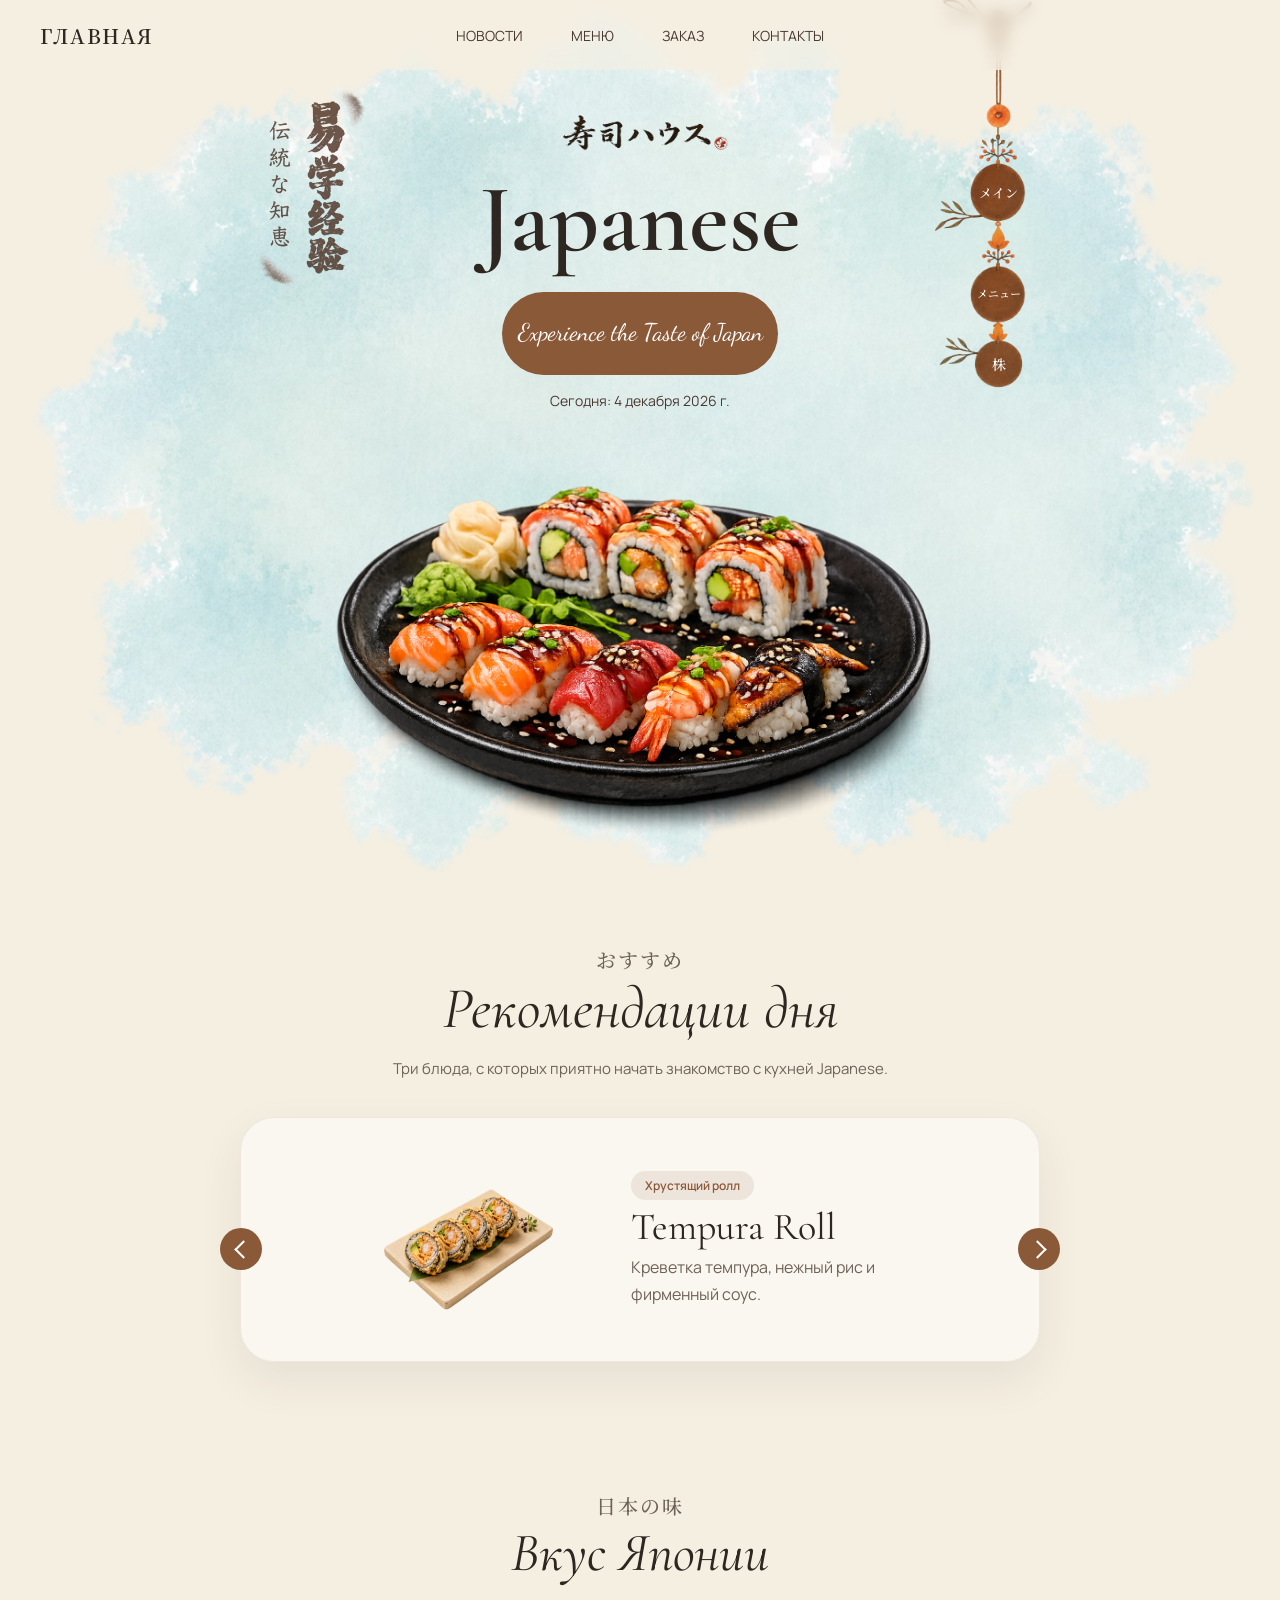
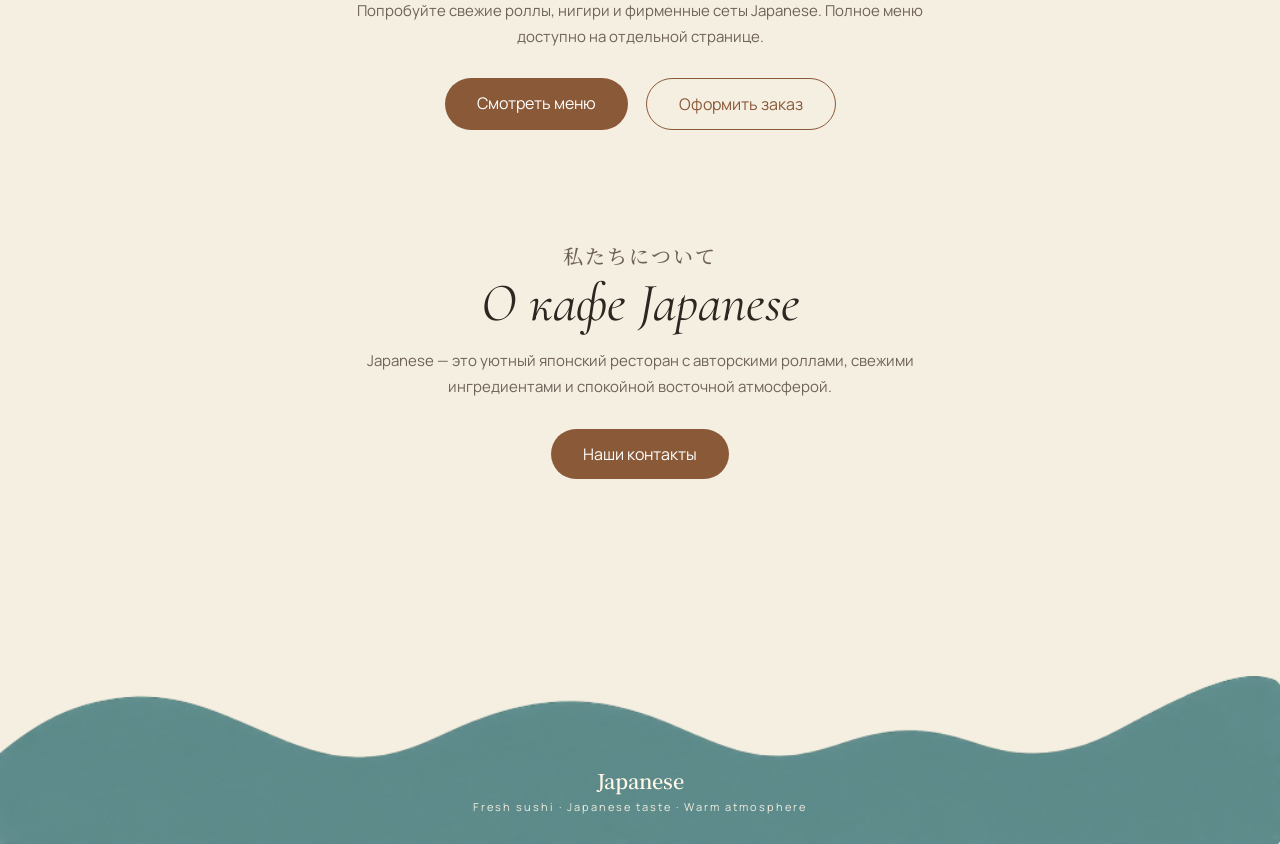
<file: index.html>
<!DOCTYPE html>
<html lang="ru">
<head>
  <meta charset="UTF-8">
  <meta name="viewport" content="width=device-width, initial-scale=1.0">

  <title>Japanese</title>

  <link rel="stylesheet" href="style.css">

  <link rel="preconnect" href="https://fonts.googleapis.com">
  <link rel="preconnect" href="https://fonts.gstatic.com" crossorigin>

  <link href="https://fonts.googleapis.com/css2?family=Cormorant+Garamond:ital,wght@0,400;0,600;1,400&family=Dancing+Script:wght@400;500&family=Noto+Serif+JP:wght@400;500;600&family=Manrope:wght@300;400;500;600&display=swap" rel="stylesheet">
</head>

<body>
  <header class="site-header">
    <a href="index.html" class="site-logo">ГЛАВНАЯ</a>

    <button class="burger" id="burger">
      <span></span>
      <span></span>
      <span></span>
    </button>

    <nav class="nav" id="nav">
      <a href="news.html">Новости</a>
      <a href="catalog.html">Меню</a>
      <a href="booking.html">Заказ</a>
      <a href="contacts.html">Контакты</a>
    </nav>
  </header>

  <main class="page">
    <section class="hero">
      <img class="hero-bg" src="pictures/blue-bg.png" alt="">

      <img class="left-calligraphy" src="pictures/left_ieroglif.png" alt="">
      <img class="logo-jp" src="pictures/ieroglif.png" alt="Japanese">

      <div class="right-decoration-wrap">
        <img class="right-decoration" src="pictures/balls.png" alt="">

        <span class="ball-text ball-text-1">メイン</span>
        <span class="ball-text ball-text-2">メニュー</span>
        <span class="ball-text ball-text-3">株</span>
      </div>

      <h1>Japanese</h1>

      <div class="hero-badge">
      Experience the Taste of Japan
      </div>

      <p class="current-date" id="current-date"></p>

      <img class="hero-plate" src="pictures/big_sushi.png" alt="Sushi plate">
    </section>

    <section class="slider-section">
      <p class="small-section-title">おすすめ</p>
      <h2 class="section-subtitle">Рекомендации дня</h2>
      <p class="section-description">
        Три блюда, с которых приятно начать знакомство с кухней Japanese.
      </p>

      <div class="slider">
        <button class="slider-btn prev" id="prev-slide" type="button" aria-label="Предыдущий слайд"></button>

        <div class="slide active">
          <img src="pictures/sushi12.png" alt="Salmon Nigiri">
          <div class="slide-text">
            <span class="slide-kicker">Выбор шефа</span>
            <h3>Salmon Nigiri</h3>
            <p>Свежий лосось, мягкий рис и лёгкая нотка васаби.</p>
          </div>
        </div>

        <div class="slide">
          <img src="pictures/sushi6.png" alt="Tempura Roll">
          <div class="slide-text">
            <span class="slide-kicker">Хрустящий ролл</span>
            <h3>Tempura Roll</h3>
            <p>Креветка темпура, нежный рис и фирменный соус.</p>
          </div>
        </div>

        <div class="slide">
          <img src="pictures/sushi3.png" alt="Avocado Roll">
          <div class="slide-text">
            <span class="slide-kicker">Нежный вкус</span>
            <h3>Avocado Roll</h3>
            <p>Авокадо, креветка и мягкий сладкий соус.</p>
          </div>
        </div>

        <button class="slider-btn next" id="next-slide" type="button" aria-label="Следующий слайд"></button>
      </div>
    </section>

    <section class="home-actions">
      <p class="small-section-title">日本の味</p>
      <h2>Вкус Японии</h2>
      <p class="section-description">
        Попробуйте свежие роллы, нигири и фирменные сеты Japanese.
        Полное меню доступно на отдельной странице.
      </p>

      <div class="home-actions-buttons">
        <a href="catalog.html" class="brown-link">Смотреть меню</a>
        <a href="booking.html" class="light-link">Оформить заказ</a>
      </div>
    </section>

    <section class="about-section">
      <p class="small-section-title">私たちについて</p>
      <h2>О кафе Japanese</h2>
      <p class="section-description">
        Japanese — это уютный японский ресторан с авторскими роллами,
        свежими ингредиентами и спокойной восточной атмосферой.
      </p>
      <a href="contacts.html" class="brown-link">Наши контакты</a>
    </section>
  </main>

  <footer class="footer">
    <img src="pictures/footer.png" alt="" class="footer-wave">

    <div class="footer-content">
      <h2>Japanese</h2>
      <p>Fresh sushi · Japanese taste · Warm atmosphere</p>
    </div>
  </footer>

  <script src="script.js"></script>
</body>
</html>
</file>
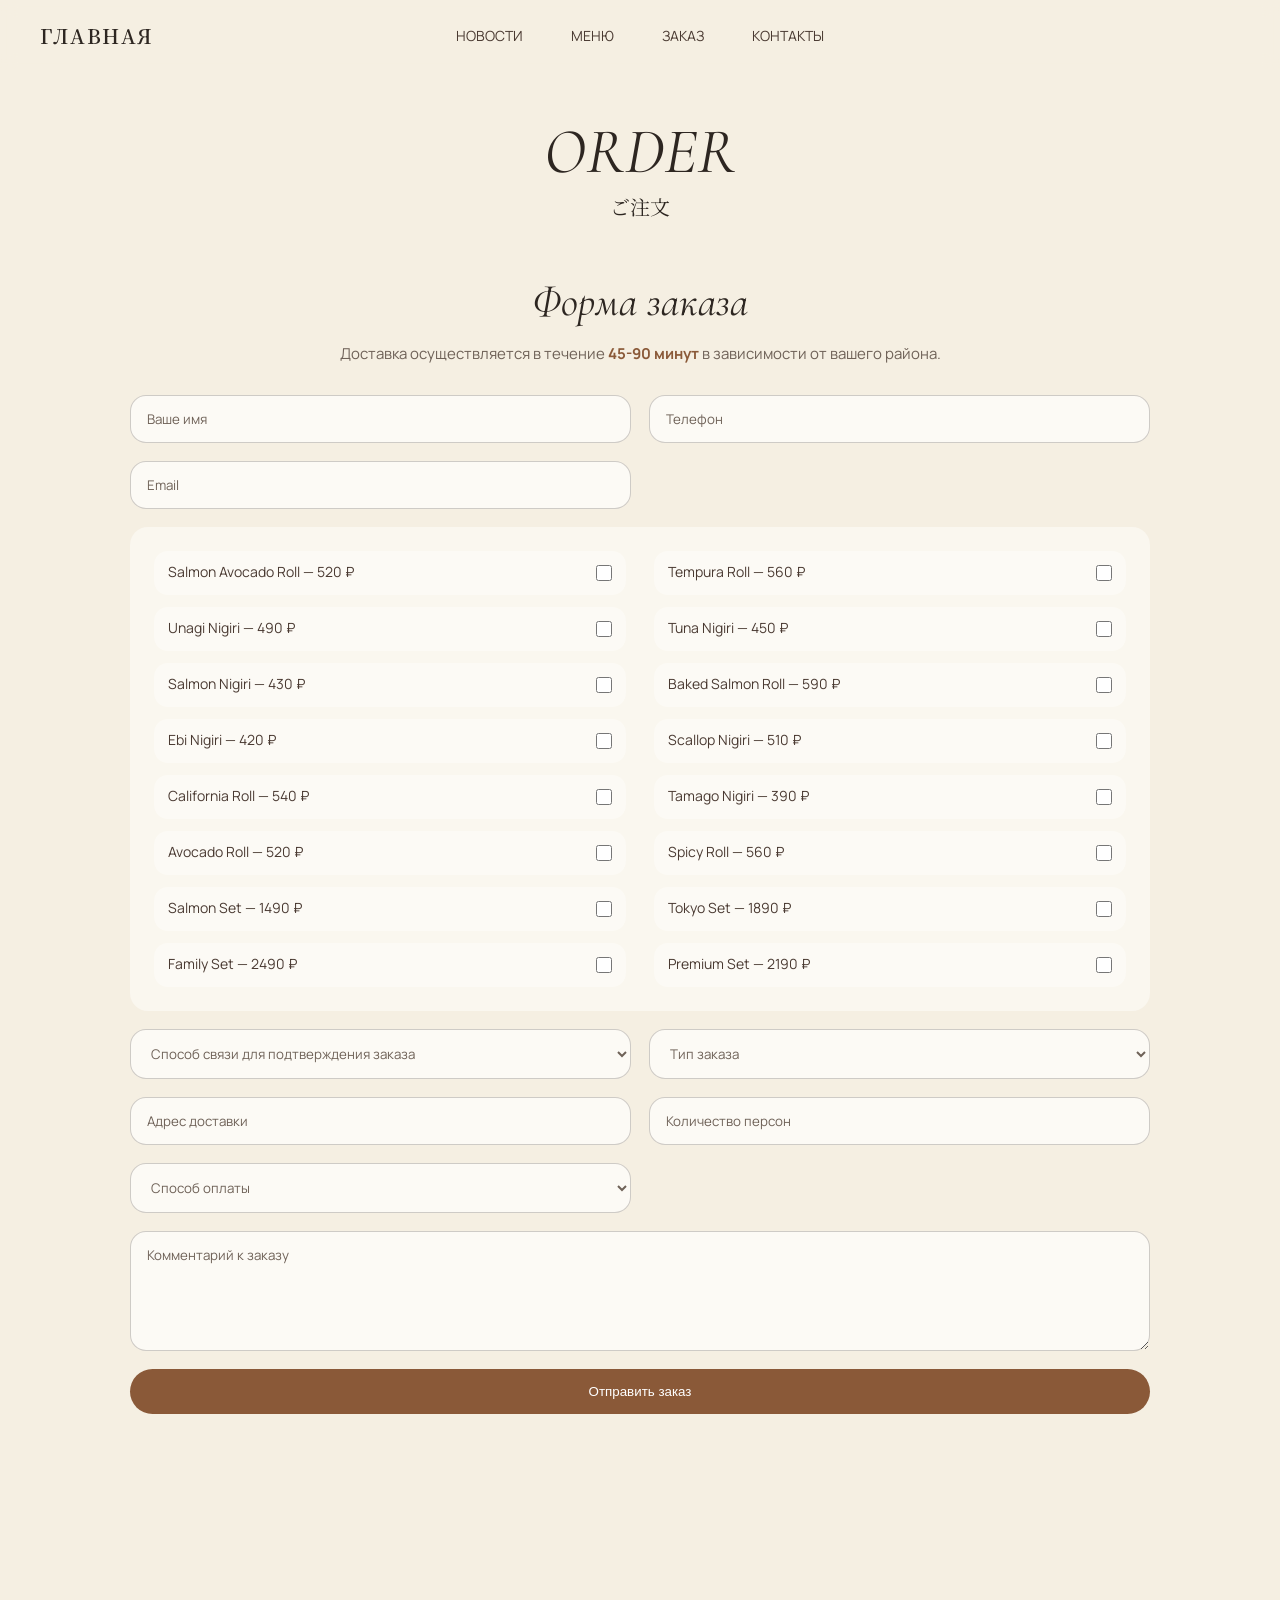
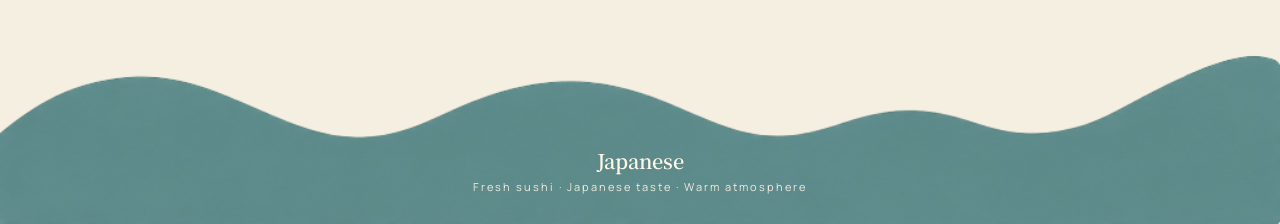
<file: booking.html>
<!DOCTYPE html>
<html lang="ru">
<head>
  <meta charset="UTF-8">
  <meta name="viewport" content="width=device-width, initial-scale=1.0">

  <title>Заказ — Japanese</title>

  <link rel="stylesheet" href="style.css">

  <link rel="preconnect" href="https://fonts.googleapis.com">
  <link rel="preconnect" href="https://fonts.gstatic.com" crossorigin>

  <link href="https://fonts.googleapis.com/css2?family=Cormorant+Garamond:ital,wght@0,400;0,600;1,400&family=Dancing+Script:wght@400;500&family=Noto+Serif+JP:wght@400;500;600&family=Manrope:wght@300;400;500;600&display=swap" rel="stylesheet">
</head>

<body>
  <header class="site-header">
    <a href="index.html" class="site-logo">ГЛАВНАЯ</a>

    <button class="burger" id="burger">
      <span></span>
      <span></span>
      <span></span>
    </button>

    <nav class="nav" id="nav">
      <a href="news.html">Новости</a>
      <a href="catalog.html">Меню</a>
      <a href="booking.html">Заказ</a>
      <a href="contacts.html">Контакты</a>
    </nav>
  </header>

  <main class="inner-page">
    <section class="page-title">
      <h1>ORDER</h1>
      <p>ご注文</p>
    </section>
<section class="form-section">
      <h2>Форма заказа</h2>

      <p class="delivery-note">
        Доставка осуществляется в течение <strong>45-90 минут</strong> в зависимости от вашего района.
      </p>

      <form class="order-form" id="order-form">
        <input type="text" name="name" placeholder="Ваше имя" required>
        <input type="tel" name="phone" placeholder="Телефон" required>
        <input type="email" name="email" placeholder="Email" required>

        <div class="order-products">
            <label>
                <span>Salmon Avocado Roll — 520 ₽</span>
                <input type="checkbox" name="products" value="Salmon Avocado Roll">
            </label>

            <label>
                <span>Tempura Roll — 560 ₽</span>
                <input type="checkbox" name="products" value="Tempura Roll">
            </label>

            <label>
                <span>Unagi Nigiri — 490 ₽</span>
                <input type="checkbox" name="products" value="Unagi Nigiri">
            </label>

            <label>
                <span>Tuna Nigiri — 450 ₽</span>
                <input type="checkbox" name="products" value="Tuna Nigiri">
            </label>

            <label>
                <span>Salmon Nigiri — 430 ₽</span>
                <input type="checkbox" name="products" value="Salmon Nigiri">
            </label>

            <label>
                <span>Baked Salmon Roll — 590 ₽</span>
                <input type="checkbox" name="products" value="Baked Salmon Roll">
            </label>

            <label>
                <span>Ebi Nigiri — 420 ₽</span>
                <input type="checkbox" name="products" value="Ebi Nigiri">
            </label>

            <label>
                <span>Scallop Nigiri — 510 ₽</span>
                <input type="checkbox" name="products" value="Scallop Nigiri">
            </label>

            <label>
                <span>California Roll — 540 ₽</span>
                <input type="checkbox" name="products" value="California Roll">
            </label>

            <label>
                <span>Tamago Nigiri — 390 ₽</span>
                <input type="checkbox" name="products" value="Tamago Nigiri">
            </label>

            <label>
                <span>Avocado Roll — 520 ₽</span>
                <input type="checkbox" name="products" value="Avocado Roll">
            </label>

            <label>
                <span>Spicy Roll — 560 ₽</span>
                <input type="checkbox" name="products" value="Spicy Roll">
            </label>

            <label>
                <span>Salmon Set — 1490 ₽</span>
                <input type="checkbox" name="products" value="Salmon Set">
            </label>

            <label>
                <span>Tokyo Set — 1890 ₽</span>
                <input type="checkbox" name="products" value="Tokyo Set">
            </label>

            <label>
                <span>Family Set — 2490 ₽</span>
                <input type="checkbox" name="products" value="Family Set">
            </label>

            <label>
                <span>Premium Set — 2190 ₽</span>
                <input type="checkbox" name="products" value="Premium Set">
            </label>
        </div>

        <select name="contact" required>
          <option value="">Способ связи для подтверждения заказа</option>
          <option value="Позвонить">Позвонить</option>
          <option value="SMS">SMS</option>
          <option value="Email">Email</option>
        </select>

        <select name="type" required>
          <option value="">Тип заказа</option>
          <option value="Доставка">Доставка</option>
          <option value="Самовывоз">Самовывоз</option>
        </select>

        <input type="text" name="address" placeholder="Адрес доставки">

        <input type="number" name="persons" placeholder="Количество персон" min="1" required>

        <select name="payment" required>
          <option value="">Способ оплаты</option>
          <option value="Картой">Картой</option>
          <option value="Наличными">Наличными</option>
        </select>

        <textarea name="comment" placeholder="Комментарий к заказу"></textarea>

        <button type="submit">Отправить заказ</button>
      </form>

      <div class="form-result" id="form-result"></div>
    </section>
  </main>

  <footer class="footer">
    <img src="pictures/footer.png" alt="" class="footer-wave">

    <div class="footer-content">
      <h2>Japanese</h2>
      <p>Fresh sushi · Japanese taste · Warm atmosphere</p>
    </div>
  </footer>

  <script src="script.js"></script>
</body>
</html>
</file>
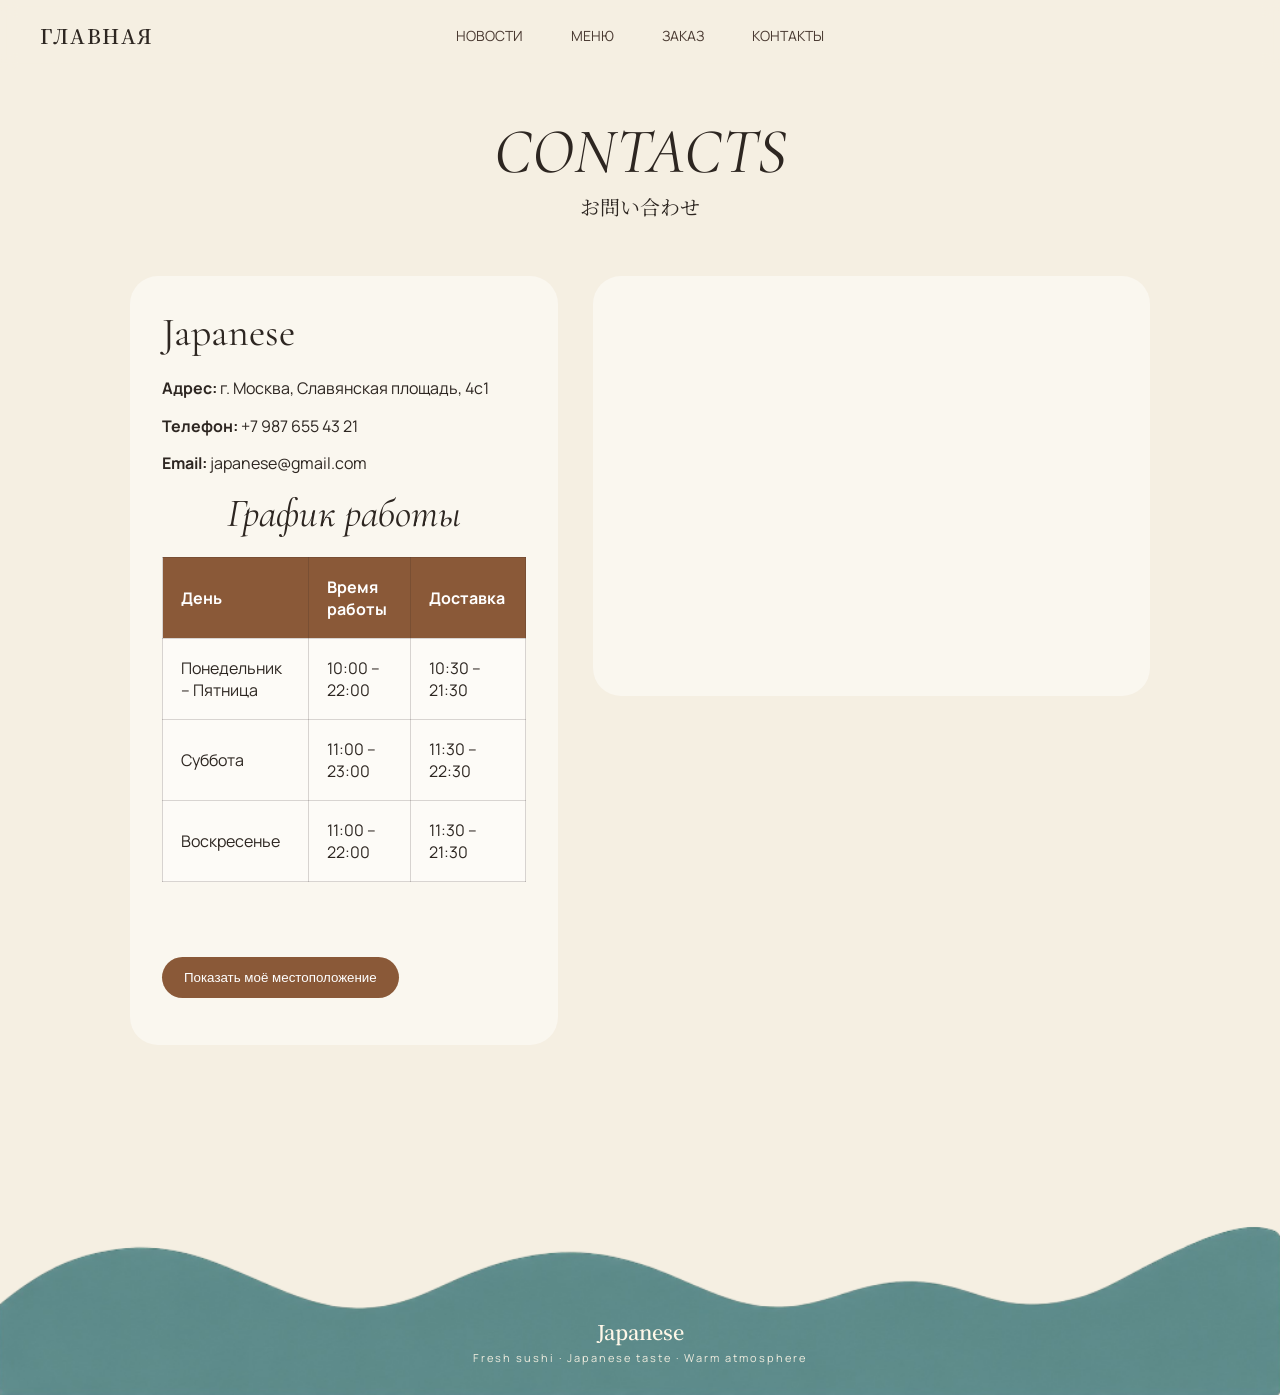
<file: contacts.html>
<!DOCTYPE html>
<html lang="ru">
<head>
  <meta charset="UTF-8">
  <meta name="viewport" content="width=device-width, initial-scale=1.0">

  <title>Контакты — Japanese</title>

  <link rel="stylesheet" href="style.css">

  <link rel="preconnect" href="https://fonts.googleapis.com">
  <link rel="preconnect" href="https://fonts.gstatic.com" crossorigin>

  <link href="https://fonts.googleapis.com/css2?family=Cormorant+Garamond:ital,wght@0,400;0,600;1,400&family=Dancing+Script:wght@400;500&family=Noto+Serif+JP:wght@400;500;600&family=Manrope:wght@300;400;500;600&display=swap" rel="stylesheet">
</head>

<body>
  <header class="site-header">
    <a href="index.html" class="site-logo">ГЛАВНАЯ</a>

    <button class="burger" id="burger">
      <span></span>
      <span></span>
      <span></span>
    </button>

    <nav class="nav" id="nav">
      <a href="news.html">Новости</a>
      <a href="catalog.html">Меню</a>
      <a href="booking.html">Заказ</a>
      <a href="contacts.html">Контакты</a>
    </nav>
  </header>

  <main class="inner-page">
    <section class="page-title">
      <h1>CONTACTS</h1>
      <p>お問い合わせ</p>
    </section>

    <section class="contacts-grid">
      <div class="contact-info">
        <h2>Japanese</h2>

        <p><strong>Адрес:</strong> г. Москва, Славянская площадь, 4с1</p>
        <p><strong>Телефон:</strong> +7 987 655 43 21</p>
        <p><strong>Email:</strong> japanese@gmail.com</p>

        <section class="table-section">
          <h2>График работы</h2>

          <div class="table-wrapper">
            <table>
              <thead>
                <tr>
                  <th>День</th>
                  <th>Время работы</th>
                  <th>Доставка</th>
                </tr>
              </thead>

              <tbody>
                <tr>
                  <td>Понедельник – Пятница</td>
                  <td>10:00 – 22:00</td>
                  <td>10:30 – 21:30</td>
                </tr>

                <tr>
                  <td>Суббота</td>
                  <td>11:00 – 23:00</td>
                  <td>11:30 – 22:30</td>
                </tr>

                <tr>
                  <td>Воскресенье</td>
                  <td>11:00 – 22:00</td>
                  <td>11:30 – 21:30</td>
                </tr>
              </tbody>
            </table>
          </div>
        </section>

        <button class="geo-button" id="geo-button">
          Показать моё местоположение
        </button>

        <p class="geo-result" id="geo-result"></p>
      </div>

      <div class="yandex-map">
        <iframe
          src="https://yandex.ru/map-widget/v1/?um=constructor%3A92b632dfbc7e9fa48d3f6df82e8fb09ef3a66135290d62e50a759fe49bac773a&amp;source=constructor" 
          width="100%" 
          height="420" 
          frameborder="0">
        </iframe>
      </div>
    </section>
  </main>

  <footer class="footer">
    <img src="pictures/footer.png" alt="" class="footer-wave">

    <div class="footer-content">
      <h2>Japanese</h2>
      <p>Fresh sushi · Japanese taste · Warm atmosphere</p>
    </div>
  </footer>

  <script src="script.js"></script>
</body>
</html>
</file>
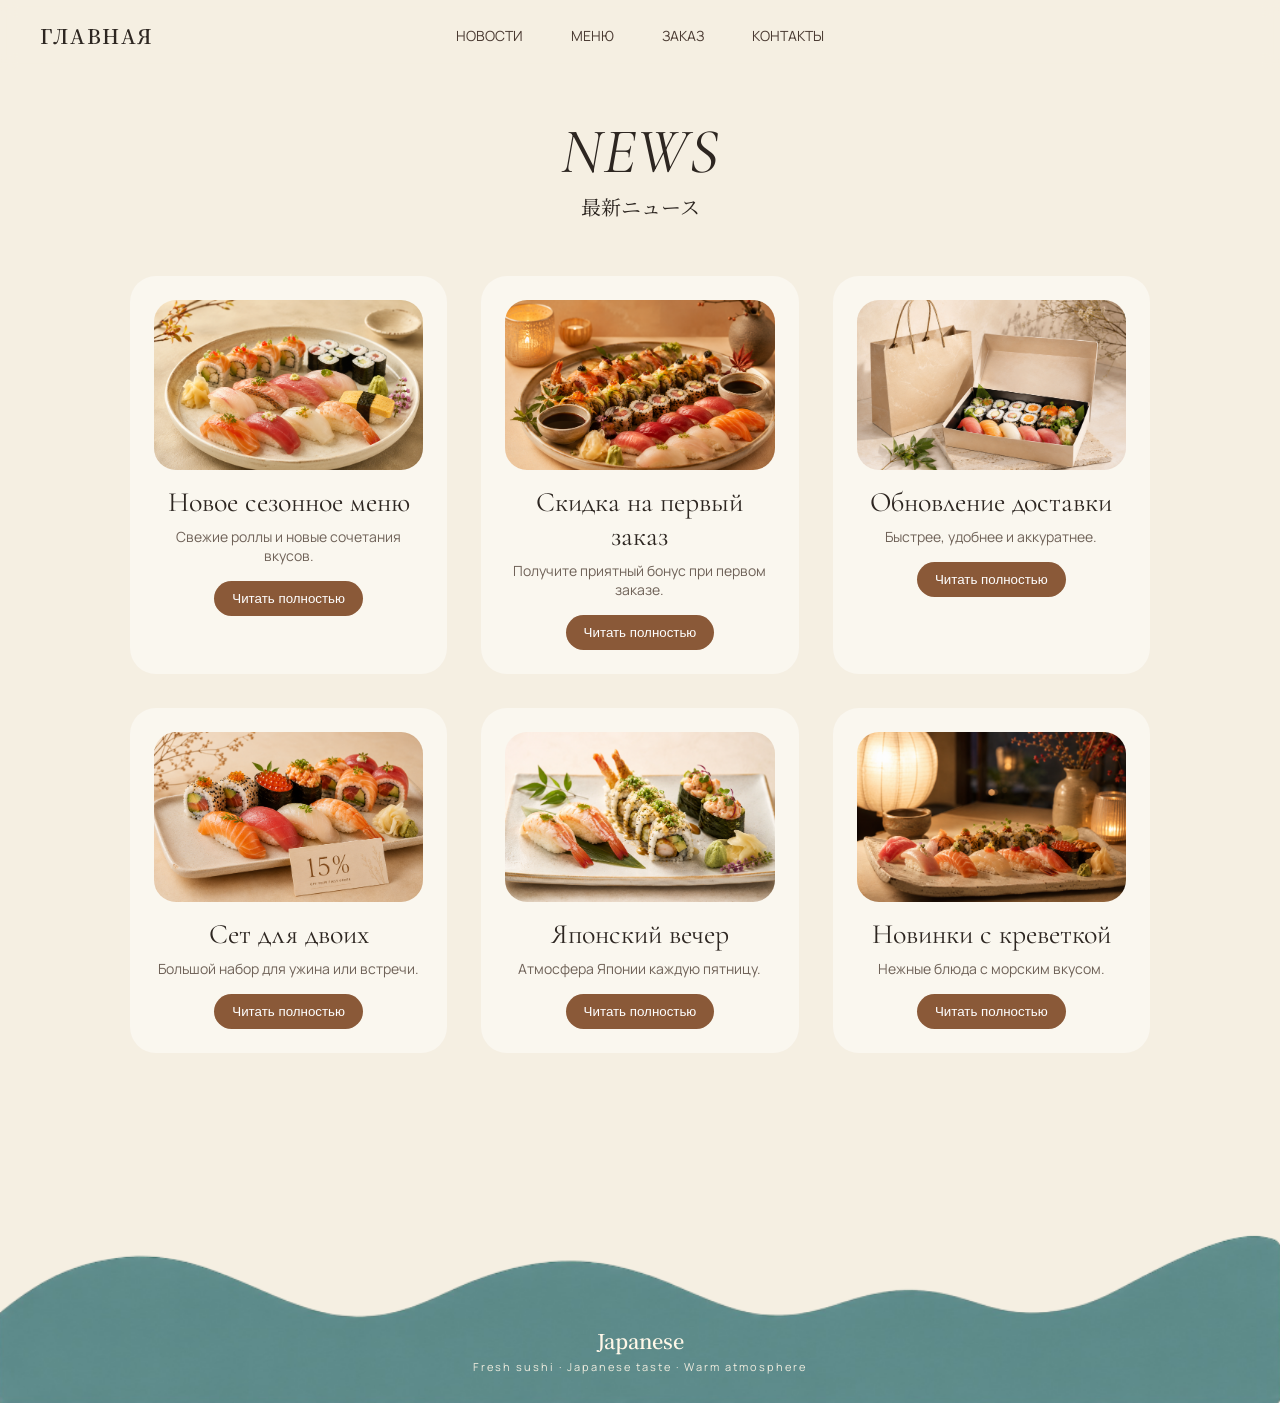
<file: news.html>
<!DOCTYPE html>
<html lang="ru">
<head>
  <meta charset="UTF-8">
  <meta name="viewport" content="width=device-width, initial-scale=1.0">

  <title>Новости — Japanese</title>

  <link rel="stylesheet" href="style.css">

  <link rel="preconnect" href="https://fonts.googleapis.com">
  <link rel="preconnect" href="https://fonts.gstatic.com" crossorigin>

  <link href="https://fonts.googleapis.com/css2?family=Cormorant+Garamond:ital,wght@0,400;0,600;1,400&family=Dancing+Script:wght@400;500&family=Noto+Serif+JP:wght@400;500;600&family=Manrope:wght@300;400;500;600&display=swap" rel="stylesheet">
</head>

<body>
  <header class="site-header">
    <a href="index.html" class="site-logo">ГЛАВНАЯ</a>

    <button class="burger" id="burger">
      <span></span>
      <span></span>
      <span></span>
    </button>

    <nav class="nav" id="nav">
      <a href="news.html">Новости</a>
      <a href="catalog.html">Меню</a>
      <a href="booking.html">Заказ</a>
      <a href="contacts.html">Контакты</a>
    </nav>
  </header>

  <main class="inner-page">
    <section class="page-title">
      <h1>NEWS</h1>
      <p>最新ニュース</p>
    </section>

    <section class="news-grid">
      <article class="news-card" 
      data-title="Новое сезонное меню" 
      data-text="Мы добавили новые роллы с лососем, угрём, авокадо и сливочным соусом. Сезонное меню доступно каждый день с 11:00 до 22:00.">
        <img src="pictures/news1.png" alt="">
        <h2>Новое сезонное меню</h2>
        <p>Свежие роллы и новые сочетания вкусов.</p>
        <button>Читать полностью</button>
      </article>

      <article class="news-card" 
      data-title="Скидка на первый заказ" 
      data-text="Для новых гостей действует скидка 15% на первый заказ. Просто оформите заказ на сайте и укажите промокод SUSHI15.">
        <img src="pictures/news2.png" alt="">
        <h2>Скидка на первый заказ</h2>
        <p>Получите приятный бонус при первом заказе.</p>
        <button>Читать полностью</button>
      </article>

      <article class="news-card" 
      data-title="Обновление доставки" 
      data-text="Мы улучшили доставку: теперь среднее время доставки по городу составляет от 35 до 50 минут в зависимости от района.">
        <img src="pictures/news3.png" alt="">
        <h2>Обновление доставки</h2>
        <p>Быстрее, удобнее и аккуратнее.</p>
        <button>Читать полностью</button>
      </article>

      <article class="news-card" 
      data-title="Сет для двоих" 
      data-text="В меню появился новый набор для двоих: роллы, нигири, соус унаги, имбирь и васаби. Отличный выбор для уютного вечера.">
        <img src="pictures/news4.png" alt="">
        <h2>Сет для двоих</h2>
        <p>Большой набор для ужина или встречи.</p>
        <button>Читать полностью</button>
      </article>

      <article class="news-card" 
      data-title="Японский вечер" 
      data-text="Каждую пятницу в ресторане проходит тематический японский вечер с особой подачей блюд и спокойной атмосферной музыкой.">
        <img src="pictures/news5.png" alt="">
        <h2>Японский вечер</h2>
        <p>Атмосфера Японии каждую пятницу.</p>
        <button>Читать полностью</button>
      </article>

      <article class="news-card" 
      data-title="Новинки с креветкой" 
      data-text="Мы добавили несколько блюд с креветкой: темпура ролл, эби нигири и авторский спайси ролл с нежным соусом.">
        <img src="pictures/news6.png" alt="">
        <h2>Новинки с креветкой</h2>
        <p>Нежные блюда с морским вкусом.</p>
        <button>Читать полностью</button>
      </article>
    </section>
  </main>

  <div class="modal" id="news-modal">
    <div class="modal-content">
      <button class="modal-close" id="modal-close">×</button>
      <h2 id="modal-title"></h2>
      <p id="modal-text"></p>
    </div>
  </div>

  <footer class="footer">
    <img src="pictures/footer.png" alt="" class="footer-wave">

    <div class="footer-content">
      <h2>Japanese</h2>
      <p>Fresh sushi · Japanese taste · Warm atmosphere</p>
    </div>
  </footer>

  <script src="script.js"></script>
</body>
</html>
</file>
<file: style.css>
* {
  box-sizing: border-box;
  margin: 0;
  padding: 0;
}

html {
  scroll-behavior: smooth;
}

body {
  background: #f5efe2;
  font-family: "Manrope", sans-serif;
  color: #2d2621;
}

img {
  max-width: 100%;
}

.page {
  width: 100%;
  min-height: 100vh;
  background: #f5efe2;
  overflow: hidden;
}

/* HEADER */

.site-header {
  position: fixed;
  top: 0;
  left: 0;
  width: 100%;
  height: 70px;
  z-index: 100;

  display: flex;
  align-items: center;
  justify-content: center;

  background: rgba(245, 239, 226, 0.68);
  backdrop-filter: blur(8px);
}

.site-logo {
  position: absolute;
  left: 40px;

  font-family: "Noto Serif JP", serif;
  font-size: 20px;
  font-weight: 600;
  letter-spacing: 1.5px;
  text-transform: uppercase;
  color: #2d2621;
  text-decoration: none;
}

.nav {
  position: relative;
  z-index: 5;

  display: flex;
  justify-content: center;
  gap: 48px;
}

.nav a {
  font-family: "Manrope", sans-serif;
  font-size: 14px;
  font-weight: 400;
  text-transform: uppercase;
  text-decoration: none;
  color: #4a3a32;
}

.nav a:hover {
  color: #8a5938;
}

.burger {
  display: none;
  position: absolute;
  right: 25px;

  width: 34px;
  height: 26px;

  background: none;
  border: none;
  cursor: pointer;
  z-index: 120;
}

.burger span {
  display: block;
  height: 2px;
  margin-bottom: 7px;
  background: #2d2621;
}

/* HERO */

.hero {
  position: relative;
  min-height: 820px;
  padding-top: 105px;
  text-align: center;
  overflow: hidden;
  background: #f5efe2;
}

.hero-bg {
  position: absolute;
  top: -40px;
  left: 50%;
  transform: translateX(-50%);

  width: 1300px;
  height: auto;

  z-index: 1;
  pointer-events: none;
}

.left-calligraphy {
  position: absolute;
  top: 74px;
  left: calc(50% - 480px);
  width: 303px;
  opacity: 0.77;
  z-index: 4;
}

.right-decoration-wrap {
  position: absolute;
  top: -31px;
  right: calc(50% - 500px);
  width: 283px;
  z-index: 6;
}

.right-decoration {
  width: 100%;
  display: block;
}

.ball-text {
  position: absolute;
  left: 50%;
  transform: translateX(-50%);
  color: #ffffff;
  font-family: "Noto Serif JP", serif;
  font-weight: 500;
  text-align: center;
  pointer-events: none;
}

.ball-text-1 {
  top: 214px;
  font-size: 13px;
}

.ball-text-2 {
  top: 316px;
  font-size: 11px;
}

.ball-text-3 {
  top: 385px;
  font-size: 14px;
}

.logo-jp {
  position: relative;
  z-index: 5;
  width: 217px;
  margin-bottom: 8px;
}

.hero h1 {
  position: relative;
  z-index: 5;
  font-family: "Cormorant Garamond", serif;
  font-size: clamp(64px, 8vw, 96px);
  font-weight: 600;
  line-height: 1;
  color: #2d2621;
  margin-bottom: 24px;
}

.hero-badge {
  position: relative;
  z-index: 5;

  display: inline-flex;
  align-items: center;
  justify-content: center;

  width: 276px;
  height: 83px;
  border-radius: 999px;

  background: #8a5938;
  color: #ffffff;

  font-family: "Dancing Script", cursive;
  font-size: 24px;
  line-height: 1.2;

  cursor: default;
  user-select: none;
}

.current-date {
  position: relative;
  z-index: 5;
  margin-top: 16px;
  font-size: 14px;
  color: #4a3a32;
}

.hero-plate {
  position: relative;
  z-index: 5;
  display: block;
  width: min(705px, 78vw);
  margin: -8px auto 0;
}

/* SLIDER */

.slider-section {
  max-width: 1040px;
  margin: 0 auto;
  padding: 78px 60px 42px;
  text-align: center;
}

.small-section-title {
  margin-bottom: 10px;
  font-family: "Noto Serif JP", serif;
  font-size: 20px;
  font-style: normal;
  font-weight: 500;
  line-height: 1;
  color: #6f6258;
  letter-spacing: 2px;
}

.section-subtitle {
  margin: 0;
  font-family: "Cormorant Garamond", serif;
  font-size: clamp(42px, 6vw, 58px);
  font-style: italic;
  font-weight: 400;
  line-height: 1;
  color: #2d2621;
}

.section-description {
  max-width: 620px;
  margin: 18px auto 30px;
  font-family: "Manrope", sans-serif;
  font-size: 15px;
  line-height: 1.75;
  color: #6f6258;
}

.slider {
  position: relative;
  max-width: 800px;
  min-height: 265px;
  margin: 34px auto 0;
}

.slide {
  display: none;
  align-items: center;
  justify-content: center;
  gap: 42px;

  padding: 34px 42px;
  border-radius: 34px;

  background: rgba(255, 255, 255, 0.5);
  border: 1px solid rgba(138, 89, 56, 0.1);
  box-shadow: 0 18px 45px rgba(45, 38, 33, 0.08);
}

.slide.active {
  display: flex;
}

.slide img {
  width: 240px;
  height: 175px;
  object-fit: contain;
}

.slide-text {
  max-width: 300px;
  text-align: left;
}

.slide-kicker {
  display: inline-block;
  margin-bottom: 8px;
  padding: 6px 14px;
  border-radius: 999px;
  background: rgba(138, 89, 56, 0.12);
  color: #8a5938;
  font-size: 12px;
  font-weight: 600;
}

.slide h3 {
  margin-bottom: 8px;
  font-family: "Cormorant Garamond", serif;
  font-size: 38px;
  font-weight: 400;
  line-height: 1;
  color: #2d2621;
}

.slide p {
  line-height: 1.65;
  color: #6f6258;
}

.slider-btn {
  position: absolute;
  top: 50%;
  transform: translateY(-50%);

  width: 42px;
  height: 42px;
  border: none;
  border-radius: 50%;

  background: #8a5938;
  cursor: pointer;
  z-index: 3;

  display: flex;
  align-items: center;
  justify-content: center;
  padding: 0;
}

.slider-btn::before {
  content: "";
  width: 11px;
  height: 11px;
  border-top: 2px solid #ffffff;
  border-right: 2px solid #ffffff;
}

.prev {
  left: -20px;
}

.next {
  right: -20px;
}

.prev::before {
  transform: rotate(-135deg);
  margin-left: 4px;
}

.next::before {
  transform: rotate(45deg);
  margin-right: 4px;
}

.home-actions {
  max-width: 860px;
  margin: 0 auto;
  padding: 72px 30px 72px;
  text-align: center;
}

.home-actions h2,
.about-section h2 {
  font-family: "Cormorant Garamond", serif;
  font-size: clamp(42px, 5vw, 54px);
  font-style: italic;
  font-weight: 400;
  line-height: 1;
  margin-bottom: 16px;
  color: #2d2621;
}

.home-actions p,
.about-section p {
  color: #6f6258;
}

.home-actions .section-description,
.about-section .section-description {
  margin-bottom: 28px;
}

.home-actions-buttons {
  display: flex;
  justify-content: center;
  gap: 18px;
  flex-wrap: wrap;
}

.light-link {
  display: inline-block;
  padding: 14px 32px;
  border-radius: 999px;
  border: 1px solid #8a5938;
  color: #8a5938;
  text-decoration: none;
  transition: 0.25s;
}

.light-link:hover {
  background: rgba(138, 89, 56, 0.1);
}

/* MENU */

.menu {
  position: relative;
  z-index: 3;
  max-width: 1024px;
  margin: 0 auto;
  background: #f5efe2;
  padding: 60px 60px 90px;
}

.section-title {
  display: flex;
  align-items: center;
  justify-content: center;
  gap: 24px;
  margin-bottom: 2px;
}

.section-title span {
  display: block;
  width: 250px;
  height: 1px;
  background: rgba(45, 38, 33, 0.65);
}

.section-title h2 {
  font-family: "Cormorant Garamond", serif;
  font-style: italic;
  font-weight: 400;
  font-size: clamp(36px, 5vw, 48px);
  line-height: 1;
  color: #2d2621;
  white-space: nowrap;
}

.menu-subtitle {
  margin-bottom: 65px;
  text-align: center;
  font-family: "Noto Serif JP", serif;
  font-size: 20px;
  font-weight: 600;
  color: #2d2621;
}

.catalog-card {
  position: relative;
  transition: 0.25s;
}

.catalog-card:hover {
  transform: translateY(-6px);
  box-shadow: 0 18px 35px rgba(45, 38, 33, 0.12);
}

.catalog-card .price {
  display: inline-block;
  margin-top: 12px;
  padding: 7px 16px;
  border-radius: 999px;
  background: #8a5938;
  color: #ffffff;
  font-size: 13px;
}

.product-modal-content {
  text-align: center;
}

.product-modal-image {
  width: 230px;
  height: 170px;
  object-fit: contain;
  display: block;
  margin: 0 auto 12px;
}

.product-modal-jp {
  margin-bottom: 12px;
  font-family: "Noto Serif JP", serif;
  font-size: 18px;
  color: #8a5938;
}

.product-info-row {
  display: flex;
  justify-content: center;
  gap: 12px;
  flex-wrap: wrap;
  margin: 20px 0;
}

.product-info-row span {
  padding: 8px 14px;
  border-radius: 999px;
  background: rgba(138, 89, 56, 0.12);
  font-size: 13px;
}


.menu-grid {
  display: grid;
  grid-template-columns: repeat(3, 1fr);
  column-gap: 58px;
  row-gap: 72px;
  align-items: start;
}

.menu-card {
  text-align: center;
}

.menu-card img {
  width: 250px;
  max-width: 100%;
  height: 250px;
  object-fit: contain;
  display: block;
  margin: 0 auto 14px;
}

.menu-card h3 {
  font-family: "Noto Serif JP", serif;
  font-size: 15px;
  font-weight: 600;
  line-height: 1.25;
  color: #2d2621;
  margin-bottom: 2px;
}

.menu-card .en {
  font-family: "Cormorant Garamond", serif;
  font-size: 15px;
  font-weight: 500;
  line-height: 1.05;
  color: #3b302a;
  margin-bottom: 3px;
}

.menu-card .desc {
  font-family: "Manrope", sans-serif;
  font-size: 12px;
  font-weight: 300;
  line-height: 1.25;
  color: #6f6258;
}

/* ABOUT */

.about-section {
  max-width: 860px;
  margin: 0 auto;
  padding: 44px 30px 105px;
  text-align: center;
}

.brown-link {
  display: inline-block;
  padding: 14px 32px;
  border-radius: 999px;
  background: #8a5938;
  color: #ffffff;
  text-decoration: none;
  transition: 0.25s;
}

.brown-link:hover {
  transform: translateY(-2px);
  box-shadow: 0 12px 25px rgba(138, 89, 56, 0.18);
}

/* INNER PAGES */

.inner-page {
  max-width: 1100px;
  min-height: 70vh;
  margin: 0 auto;
  padding: 120px 40px 90px;
}

.page-title {
  text-align: center;
  margin-bottom: 55px;
}

.page-title h1 {
  font-family: "Cormorant Garamond", serif;
  font-size: 64px;
  font-style: italic;
  font-weight: 400;
  line-height: 1;
}

.page-title p {
  margin-top: 8px;
  font-family: "Noto Serif JP", serif;
  font-size: 20px;
}

.order-products {
  grid-column: span 2;

  display: grid;
  grid-template-columns: repeat(2, 1fr);
  gap: 12px 28px;

  padding: 24px;
  border-radius: 18px;
  background: rgba(255, 255, 255, 0.45);
}

.order-products label {
  display: flex;
  align-items: center;

  width: 100%;
  min-width: 0;

  padding: 10px 14px;
  min-height: 44px;

  border-radius: 14px;
  background: rgba(255, 255, 255, 0.35);

  font-size: 14px;
  line-height: 1.35;
  color: #4a3a32;
  text-align: left;
}

.order-products label span {
  flex: 1;
  min-width: 0;
  white-space: nowrap;
}

.order-products input {
  width: 16px;
  height: 16px;
  flex: 0 0 16px;
  margin-left: auto;
}

.delivery-note {
  max-width: 620px;
  margin: -10px auto 28px;
  text-align: center;
  font-size: 15px;
  line-height: 1.7;
  color: #6f6258;
}

.delivery-note strong {
  color: #8a5938;
}


@media (max-width: 600px) {
  .order-products {
    grid-column: span 1;
    grid-template-columns: 1fr;
  }

  .order-products label span {
    white-space: normal;
  }
}

/* NEWS PAGE */

.news-grid {
  display: grid;
  grid-template-columns: repeat(3, 1fr);
  gap: 34px;
}

.news-card {
  padding: 24px;
  border-radius: 26px;
  background: rgba(255, 255, 255, 0.45);
  text-align: center;
  cursor: pointer;
}

.news-card img {
  width: 100%;
  height: 170px;
  object-fit: cover;
  border-radius: 22px;
  display: block;
}

.news-card h2 {
  margin: 15px 0 8px;
  font-family: "Cormorant Garamond", serif;
  font-size: 28px;
  font-weight: 400;
}

.news-card p {
  font-size: 14px;
  color: #6f6258;
}

.news-card button {
  margin-top: 16px;
  padding: 10px 18px;
  border: none;
  border-radius: 999px;
  background: #8a5938;
  color: #ffffff;
  cursor: pointer;
}

/* MODAL */

.modal {
  display: none;
  position: fixed;
  inset: 0;
  z-index: 200;
  align-items: center;
  justify-content: center;
  background: rgba(0, 0, 0, 0.45);
}

.modal.show {
  display: flex;
}

.modal-content {
  position: relative;
  width: min(520px, 90vw);
  padding: 38px;
  border-radius: 28px;
  background: #f5efe2;
}

.modal-content h2 {
  font-family: "Cormorant Garamond", serif;
  font-size: 34px;
  font-weight: 400;
  margin-bottom: 15px;
}

.modal-content p {
  line-height: 1.7;
}

.modal-close {
  position: absolute;
  top: 12px;
  right: 18px;
  border: none;
  background: none;
  font-size: 32px;
  cursor: pointer;
}

/* CATALOG PAGE */

.catalog-flex {
  display: flex;
  flex-wrap: wrap;
  justify-content: center;
  gap: 24px;
}

.catalog-card {
  width: 220px;
  padding: 22px;
  border-radius: 26px;
  background: rgba(255, 255, 255, 0.45);
  text-align: center;
}

.catalog-card img {
  width: 200px;
  height: 160px;
  object-fit: contain;
}

.catalog-card h2 {
  margin: 12px 0 8px;
  font-family: "Cormorant Garamond", serif;
  font-size: 26px;
  font-weight: 400;
}

.catalog-card p {
  font-size: 13px;
  color: #6f6258;
}

/* TABLE AND FORM */

.table-section,
.form-section {
  margin-bottom: 60px;
}

.table-section h2,
.form-section h2 {
  margin-bottom: 24px;
  text-align: center;
  font-family: "Cormorant Garamond", serif;
  font-size: 42px;
  font-style: italic;
  font-weight: 400;
}

.table-wrapper {
  overflow-x: auto;
}

table {
  width: 100%;
  border-collapse: collapse;
  background: rgba(255, 255, 255, 0.45);
}

th,
td {
  padding: 18px;
  border: 1px solid rgba(45, 38, 33, 0.18);
  text-align: left;
}

th {
  background: #8a5938;
  color: #ffffff;
}

.order-form {
  display: grid;
  grid-template-columns: repeat(2, 1fr);
  gap: 18px;
}

.order-form input,
.order-form select,
.order-form textarea {
  width: 100%;
  padding: 14px 16px;
  border: 1px solid rgba(45, 38, 33, 0.22);
  border-radius: 16px;
  font-family: "Manrope", sans-serif;
  background: rgba(255, 255, 255, 0.65);
}

.order-form input::placeholder,
.order-form textarea::placeholder {
  color: #6f6258;
  opacity: 1;
}

.order-form select {
  color: #2d2621;
}

.order-form select:required:invalid {
  color: #6f6258;
}

.order-form select option {
  color: #2d2621;
}

.order-form textarea {
  grid-column: span 2;
  min-height: 120px;
  resize: vertical;
}

.order-form button {
  grid-column: span 2;
  padding: 15px;
  border: none;
  border-radius: 999px;
  background: #8a5938;
  color: #ffffff;
  cursor: pointer;
}

.form-result {
  display: none;
  margin-top: 25px;
  padding: 20px;
  border-radius: 20px;
  background: rgba(255, 255, 255, 0.5);
}

/* CONTACTS */

.contacts-grid {
  display: grid;
  grid-template-columns: 1fr 1.3fr;
  gap: 35px;
  align-items: start;
}

.contact-info {
  padding: 32px;
  border-radius: 28px;
  background: rgba(255, 255, 255, 0.45);
}

.contact-info h2 {
  margin-bottom: 20px;
  font-family: "Cormorant Garamond", serif;
  font-size: 40px;
  font-weight: 400;
}

.contact-info p {
  margin-bottom: 12px;
  line-height: 1.6;
}

.geo-button {
  margin-top: 15px;
  padding: 13px 22px;
  border: none;
  border-radius: 999px;
  background: #8a5938;
  color: #ffffff;
  cursor: pointer;
}

.geo-result {
  margin-top: 15px;
  font-size: 13px;
}

.yandex-map {
  width: 100%;
  height: 420px;
  border-radius: 28px;
  overflow: hidden;
  background: rgba(255, 255, 255, 0.45);
}

.yandex-map iframe {
  display: block;
  width: 100%;
  height: 420px;
  border: none;
}

/* FOOTER */

.footer {
  position: relative;
  height: 260px;
  background: #f5efe2;
  overflow: hidden;
}

.footer-wave {
  position: absolute;
  left: 0;
  bottom: 0;
  width: 100%;
  height: auto;
  display: block;
  z-index: 1;
}

.footer-content {
  position: absolute;
  left: 50%;
  bottom: 24px;
  transform: translateX(-50%);
  z-index: 2;

  width: 100%;
  padding: 0 40px;
  text-align: center;
  color: #fff7e8;
}

.footer-content h2 {
  font-family: "Noto Serif JP", serif;
  font-size: 20px;
  font-weight: 600;
  margin-bottom: 4px;
}

.footer-content p:first-of-type {
  font-family: "Cormorant Garamond", serif;
  font-size: 18px;
  letter-spacing: 2px;
  margin-bottom: 5px;
}

.footer-content p:last-of-type {
  font-family: "Manrope", sans-serif;
  font-size: 11px;
  line-height: 1.4;
  opacity: 0.9;
}

/* TABLET */

@media (max-width: 900px) {
  .hero {
    min-height: 720px;
  }

  .nav {
    gap: 28px;
  }

  .left-calligraphy {
    left: 20px;
    width: 220px;
  }

  .right-decoration-wrap {
    right: 0;
    width: 220px;
  }

  .ball-text-1 {
    top: 166px;
    font-size: 12px;
  }

  .ball-text-2 {
    top: 246px;
    font-size: 10px;
  }

  .ball-text-3 {
    top: 299px;
    font-size: 13px;
  }

  .hero-plate {
    width: 680px;
    max-width: 86vw;
  }

  .menu {
    padding: 20px 40px 80px;
  }

  .menu-grid,
  .news-grid {
    grid-template-columns: repeat(2, 1fr);
    column-gap: 40px;
    row-gap: 64px;
  }

  .contacts-grid {
    grid-template-columns: 1fr;
  }

  .section-title span {
    width: 160px;
  }
}

/* MOBILE */

@media (max-width: 900px) {
  .site-header {
    justify-content: flex-start;
  }

  .site-logo {
    left: 22px;
    font-size: 18px;
  }

  .burger {
    display: block;
  }

  .nav {
    position: fixed;
    top: 70px;
    right: -100%;

    width: 240px;
    height: calc(100vh - 70px);

    flex-direction: column;
    justify-content: flex-start;
    gap: 24px;

    padding: 35px;
    background: #f5efe2;

    transition: 0.3s;
  }

  .nav.open {
    right: 0;
  }

  .hero {
    min-height: 650px;
    padding-top: 110px;
  }

  .hero-bg {
    width: 850px;
    top: -40px;
  }

  .left-calligraphy {
    top: 70px;
    left: -30px;
    width: 170px;
    opacity: 0.45;
  }

  .right-decoration-wrap {
    top: -40px;
    right: -70px;
    width: 190px;
    opacity: 0.85;
  }

  .ball-text-1 {
    top: 145px;
    font-size: 11px;
  }

  .ball-text-2 {
    top: 213px;
    font-size: 9px;
  }

  .ball-text-3 {
    top: 260px;
    font-size: 11px;
  }

  .logo-jp {
    width: 160px;
  }

  .hero h1 {
    font-size: 58px;
    margin-bottom: 18px;
  }

  .hero-badge {
  width: 230px;
  height: 66px;
  font-size: 20px;
  }

  .current-date {
    font-size: 12px;
  }

  .hero-plate {
    width: 92vw;
    margin-top: 15px;
  }

  .slider-section {
    padding: 46px 22px 25px;
  }

  .slider {
    min-height: 0;
    margin-top: 26px;
  }

  .slide.active {
    flex-direction: column;
  }

  .slide {
    gap: 22px;
    padding: 28px 24px;
  }

  .slide img {
    width: 220px;
    height: 155px;
  }

  .slide-text {
    text-align: center;
  }

  .slider-btn {
    width: 36px;
    height: 36px;
  }

  .prev {
    left: -6px;
  }

  .next {
    right: -6px;
  }

  .home-actions {
    padding: 52px 22px 58px;
  }

  .about-section {
    padding: 34px 22px 80px;
  }

  .menu {
    padding: 30px 22px 70px;
  }

  .section-title {
    gap: 14px;
  }

  .section-title span {
    width: 70px;
  }

  .section-title h2 {
    font-size: 38px;
  }

  .menu-subtitle {
    font-size: 17px;
    margin-bottom: 42px;
  }

  .menu-grid,
  .news-grid,
  .order-form {
    grid-template-columns: 1fr;
    row-gap: 54px;
  }

  .menu-card img {
    width: 260px;
    height: 230px;
  }

  .order-form textarea,
  .order-form button {
    grid-column: span 1;
  }

  .inner-page {
    padding: 105px 22px 70px;
  }

  .page-title h1 {
    font-size: 48px;
  }

  .footer {
    height: 210px;
  }

  .footer-content {
    bottom: 18px;
  }

  .footer-content h2 {
    font-size: 18px;
  }

  .footer-content p:first-of-type {
    font-size: 16px;
  }

  .footer-content p:last-of-type {
    font-size: 10px;
  }
}
</file>
